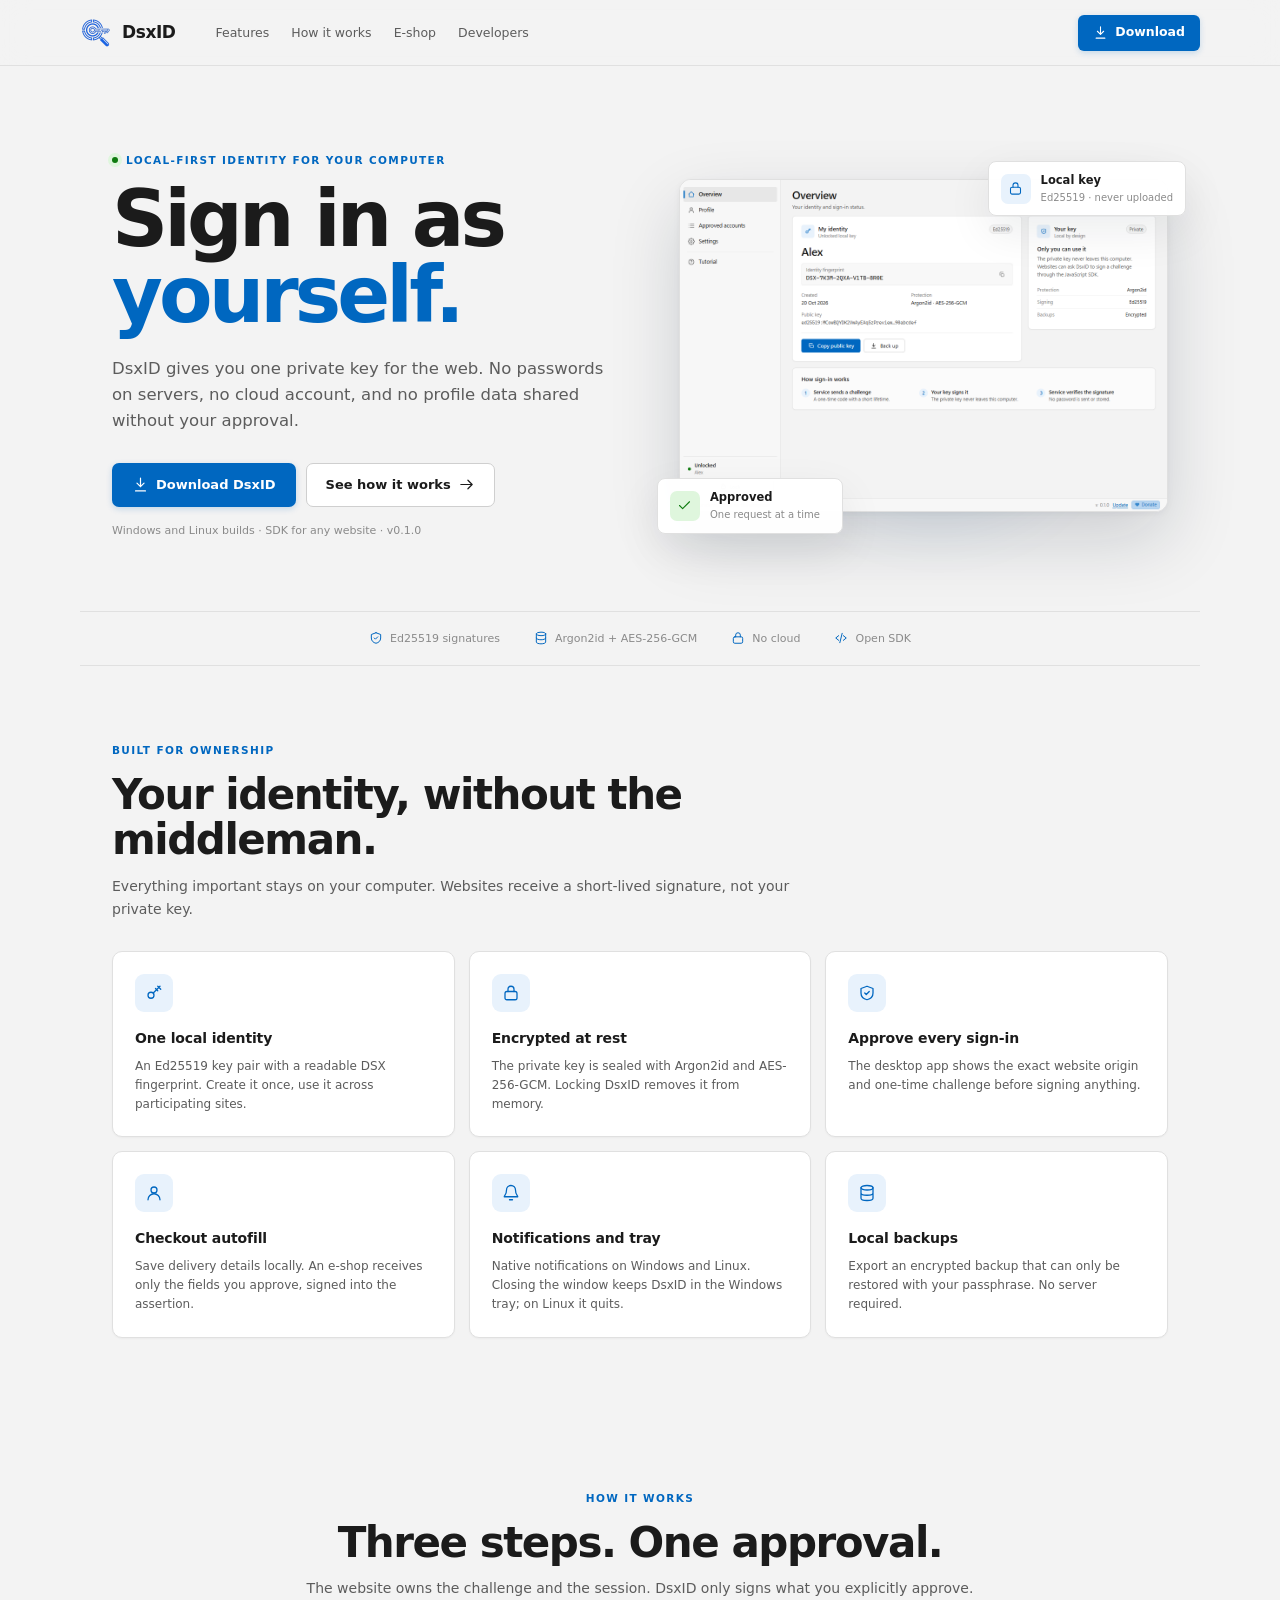
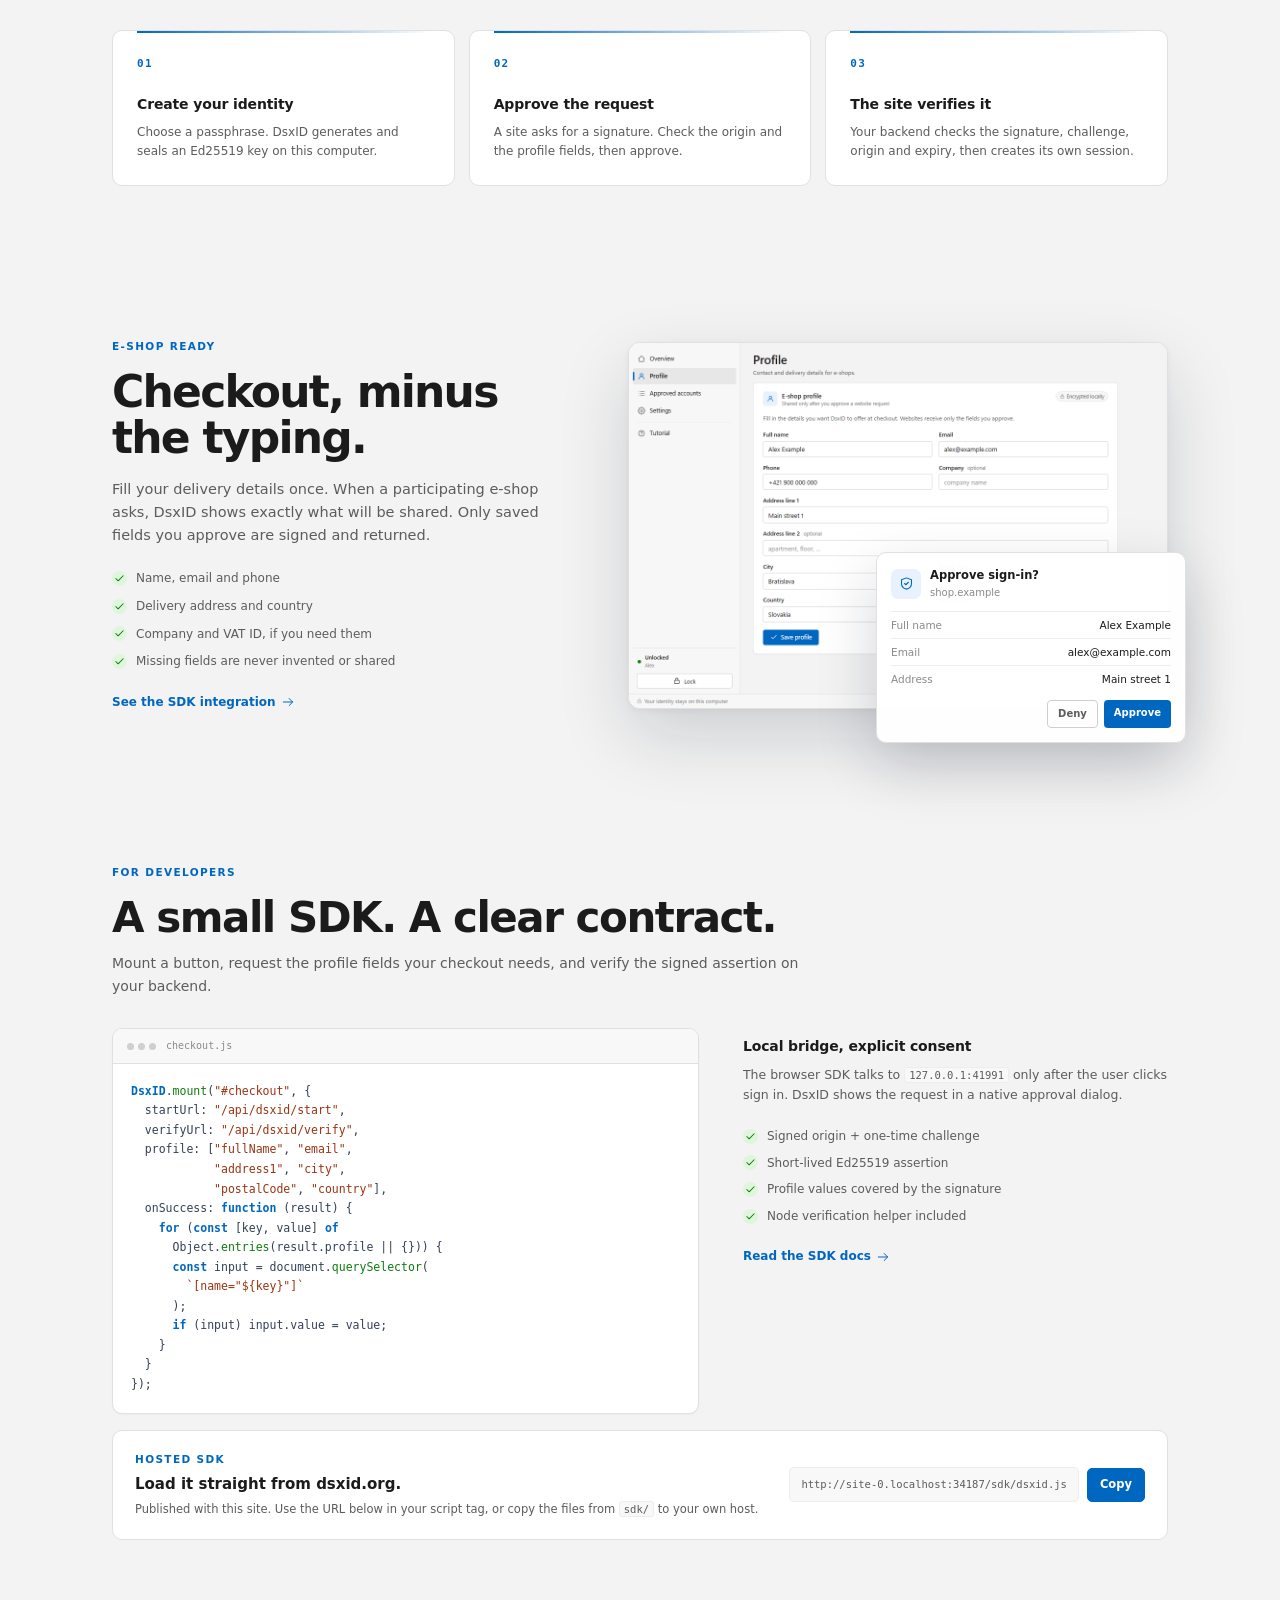
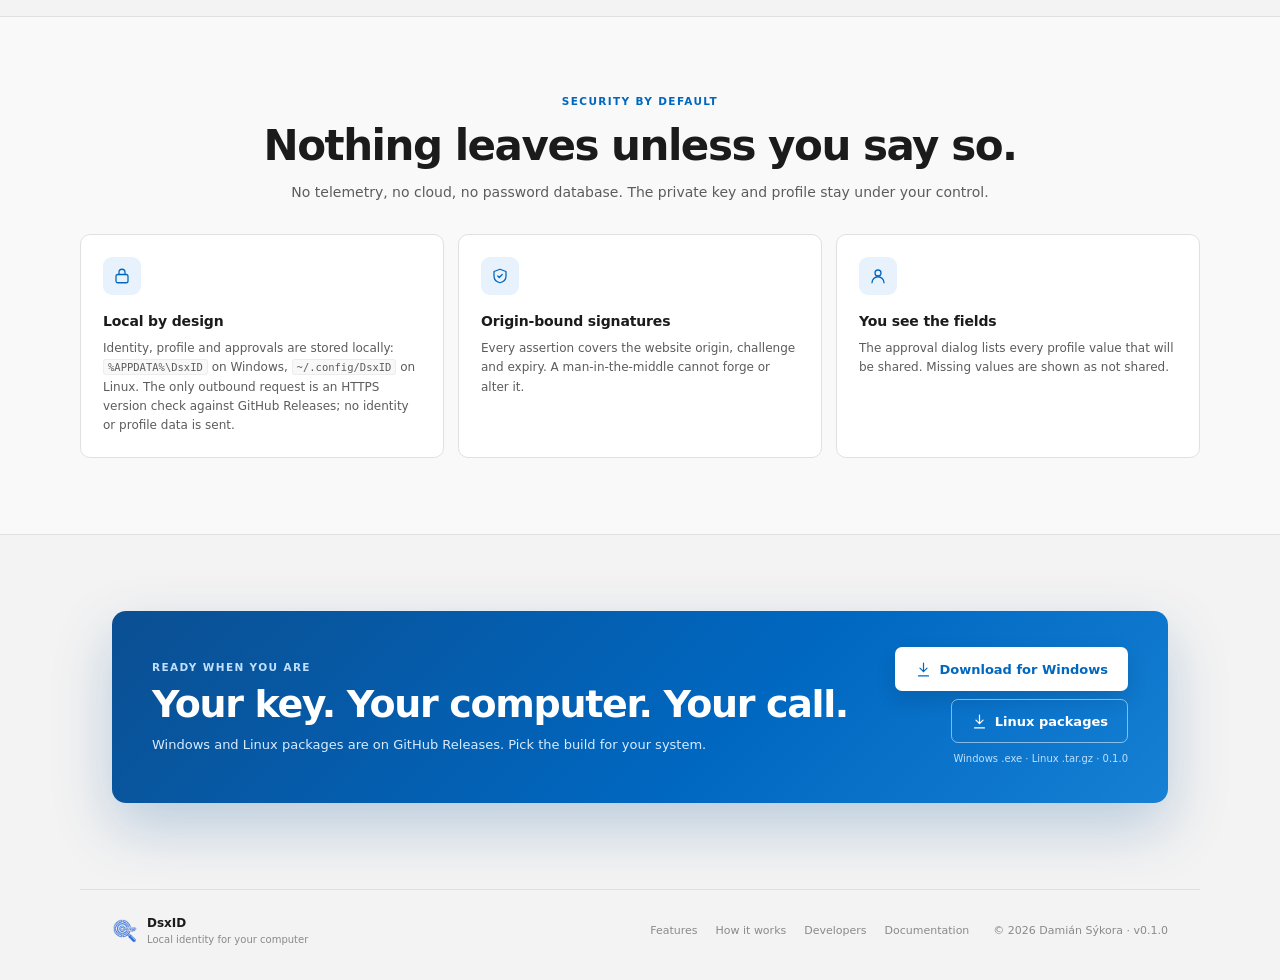
<file: index.html>
<!doctype html>
<html lang="en">
<head>
  <meta charset="utf-8">
  <meta name="viewport" content="width=device-width, initial-scale=1">
  <meta name="description" content="DsxID is a local-first identity for Windows and Linux. Sign in to websites with your own Ed25519 key, approve every request, and autofill checkout details without a cloud account.">
  <meta name="theme-color" content="#f3f3f3">
  <title>DsxID — Your identity, local by design</title>
  <link rel="canonical" href="https://dsxid.org/">
  <link rel="icon" href="assets/logo.png" type="image/png">
  <meta property="og:site_name" content="DsxID">
  <meta property="og:type" content="website">
  <meta property="og:url" content="https://dsxid.org/">
  <meta property="og:title" content="DsxID — Your identity, local by design">
  <meta property="og:description" content="One local Ed25519 identity for Windows and Linux. Approve every sign-in and share checkout details only when you say so.">
  <meta property="og:image" content="https://dsxid.org/assets/og.png">
  <meta property="og:image:width" content="1200">
  <meta property="og:image:height" content="630">
  <meta property="og:image:alt" content="DsxID — your identity, local by design">
  <meta name="twitter:card" content="summary_large_image">
  <meta name="twitter:title" content="DsxID — Your identity, local by design">
  <meta name="twitter:description" content="One local Ed25519 identity for Windows and Linux. Approve every sign-in and share checkout details only when you say so.">
  <meta name="twitter:image" content="https://dsxid.org/assets/og.png">
  <script>document.documentElement.classList.add("js");</script>
  <link rel="stylesheet" href="styles.css">
  <script type="application/ld+json">
  {
    "@context": "https://schema.org",
    "@type": "SoftwareApplication",
    "name": "DsxID",
    "url": "https://dsxid.org/",
    "downloadUrl": "https://github.com/damiansyky/dsxid/releases/latest",
    "applicationCategory": "SecurityApplication",
    "operatingSystem": "Windows 10, Windows 11, Linux",
    "softwareVersion": "0.1.0",
    "description": "Local-first Ed25519 identity with explicit approval and e-shop checkout autofill.",
    "author": {
      "@type": "Person",
      "name": "Damián Sýkora"
    },
    "offers": {
      "@type": "Offer",
      "price": "0",
      "priceCurrency": "USD"
    }
  }
  </script>
</head>
<body>
  <svg class="svg-sprite" aria-hidden="true" focusable="false" xmlns="http://www.w3.org/2000/svg">
    <symbol id="i-key" viewBox="0 0 24 24"><circle cx="8" cy="15" r="4"/><path d="m11 12 9-9M17 3l4 4M14 6l3 3"/></symbol>
    <symbol id="i-shield" viewBox="0 0 24 24"><path d="m12 3 8 3v6c0 5-3.5 8-8 9-4.5-1-8-4-8-9V6l8-3Z"/><path d="m9 12 2 2 4-4"/></symbol>
    <symbol id="i-lock" viewBox="0 0 24 24"><rect x="4" y="10" width="16" height="11" rx="2.5"/><path d="M8 10V7a4 4 0 0 1 8 0v3"/></symbol>
    <symbol id="i-globe" viewBox="0 0 24 24"><circle cx="12" cy="12" r="9"/><path d="M3 12h18M12 3a14 14 0 0 1 0 18 14 14 0 0 1 0-18Z"/></symbol>
    <symbol id="i-user" viewBox="0 0 24 24"><circle cx="12" cy="8" r="4"/><path d="M4 21a8 8 0 0 1 16 0"/></symbol>
    <symbol id="i-bell" viewBox="0 0 24 24"><path d="M18 8a6 6 0 0 0-12 0c0 7-3 7-3 9h18c0-2-3-2-3-9"/><path d="M10 21h4"/></symbol>
    <symbol id="i-tray" viewBox="0 0 24 24"><path d="M4 4h16v16H4z"/><path d="M8 12h8M12 8v8"/></symbol>
    <symbol id="i-download" viewBox="0 0 24 24"><path d="M12 3v12M7 10l5 5 5-5M5 21h14"/></symbol>
    <symbol id="i-check" viewBox="0 0 24 24"><path d="M20 6 9 17l-5-5"/></symbol>
    <symbol id="i-code" viewBox="0 0 24 24"><path d="m8 8-5 4 5 4M16 8l5 4-5 4M14 4l-4 16"/></symbol>
    <symbol id="i-arrow" viewBox="0 0 24 24"><path d="M4 12h16M14 6l6 6-6 6"/></symbol>
    <symbol id="i-database" viewBox="0 0 24 24"><ellipse cx="12" cy="5" rx="8" ry="3"/><path d="M4 5v7c0 1.7 3.6 3 8 3s8-1.3 8-3V5M4 12v7c0 1.7 3.6 3 8 3s8-1.3 8-3v-7"/></symbol>
  </svg>

  <header class="site-header">
    <a class="brand" href="#top" aria-label="DsxID home">
      <img class="brand-logo" src="assets/logo.png" alt="">
      <span>DsxID</span>
    </a>

    <nav class="site-nav" id="site-nav" aria-label="Main navigation">
      <a href="#features">Features</a>
      <a href="#how">How it works</a>
      <a href="#eshop">E-shop</a>
      <a href="#developers">Developers</a>
    </nav>

    <div class="header-actions">
      <a class="btn btn-primary" href="https://github.com/damiansyky/dsxid/releases/latest" target="_blank" rel="noopener">
        <svg><use href="#i-download"/></svg>
        <span>Download</span>
      </a>
      <button class="nav-toggle" id="nav-toggle" type="button" aria-controls="site-nav" aria-expanded="false" aria-label="Open menu">
        <span></span><span></span><span></span>
      </button>
    </div>
  </header>

  <main id="top">
    <section class="hero">
      <div class="hero-copy reveal">
        <p class="eyebrow"><span class="eyebrow-dot"></span>Local-first identity for your computer</p>
        <h1>Sign in as <span>yourself.</span></h1>
        <p class="lede">DsxID gives you one private key for the web. No passwords on servers, no cloud account, and no profile data shared without your approval.</p>
        <div class="hero-actions">
          <a class="btn btn-primary btn-lg" href="https://github.com/damiansyky/dsxid/releases/latest" target="_blank" rel="noopener">
            <svg><use href="#i-download"/></svg>
            <span>Download DsxID</span>
          </a>
          <a class="btn btn-ghost btn-lg" href="#how">
            <span>See how it works</span>
            <svg><use href="#i-arrow"/></svg>
          </a>
        </div>
        <p class="hero-note">Windows and Linux builds · SDK for any website · v0.1.0</p>
      </div>

      <div class="hero-visual reveal">
        <div class="app-frame">
          <img src="assets/app-home.png" alt="DsxID desktop app showing a local Ed25519 identity">
        </div>
        <div class="float-card float-top">
          <span class="float-icon"><svg><use href="#i-lock"/></svg></span>
          <div><strong>Local key</strong><span>Ed25519 · never uploaded</span></div>
        </div>
        <div class="float-card float-bottom">
          <span class="float-icon success"><svg><use href="#i-check"/></svg></span>
          <div><strong>Approved</strong><span>One request at a time</span></div>
        </div>
      </div>
    </section>

    <section class="trust-strip reveal" aria-label="Technical foundations">
      <span><svg><use href="#i-shield"/></svg>Ed25519 signatures</span>
      <span><svg><use href="#i-database"/></svg>Argon2id + AES-256-GCM</span>
      <span><svg><use href="#i-lock"/></svg>No cloud</span>
      <span><svg><use href="#i-code"/></svg>Open SDK</span>
    </section>

    <section class="section" id="features">
      <div class="section-head reveal">
        <p class="eyebrow">Built for ownership</p>
        <h2>Your identity, without the middleman.</h2>
        <p>Everything important stays on your computer. Websites receive a short-lived signature, not your private key.</p>
      </div>

      <div class="feature-grid">
        <article class="feature-card reveal">
          <span class="icon-tile"><svg><use href="#i-key"/></svg></span>
          <h3>One local identity</h3>
          <p>An Ed25519 key pair with a readable DSX fingerprint. Create it once, use it across participating sites.</p>
        </article>
        <article class="feature-card reveal">
          <span class="icon-tile"><svg><use href="#i-lock"/></svg></span>
          <h3>Encrypted at rest</h3>
          <p>The private key is sealed with Argon2id and AES-256-GCM. Locking DsxID removes it from memory.</p>
        </article>
        <article class="feature-card reveal">
          <span class="icon-tile"><svg><use href="#i-shield"/></svg></span>
          <h3>Approve every sign-in</h3>
          <p>The desktop app shows the exact website origin and one-time challenge before signing anything.</p>
        </article>
        <article class="feature-card reveal">
          <span class="icon-tile"><svg><use href="#i-user"/></svg></span>
          <h3>Checkout autofill</h3>
          <p>Save delivery details locally. An e-shop receives only the fields you approve, signed into the assertion.</p>
        </article>
        <article class="feature-card reveal">
          <span class="icon-tile"><svg><use href="#i-bell"/></svg></span>
          <h3>Notifications and tray</h3>
          <p>Native notifications on Windows and Linux. Closing the window keeps DsxID in the Windows tray; on Linux it quits.</p>
        </article>
        <article class="feature-card reveal">
          <span class="icon-tile"><svg><use href="#i-database"/></svg></span>
          <h3>Local backups</h3>
          <p>Export an encrypted backup that can only be restored with your passphrase. No server required.</p>
        </article>
      </div>
    </section>

    <section class="section" id="how">
      <div class="section-head centered reveal">
        <p class="eyebrow">How it works</p>
        <h2>Three steps. One approval.</h2>
        <p>The website owns the challenge and the session. DsxID only signs what you explicitly approve.</p>
      </div>
      <div class="steps-grid">
        <article class="step-card reveal">
          <span class="step-number">01</span>
          <h3>Create your identity</h3>
          <p>Choose a passphrase. DsxID generates and seals an Ed25519 key on this computer.</p>
        </article>
        <article class="step-card reveal">
          <span class="step-number">02</span>
          <h3>Approve the request</h3>
          <p>A site asks for a signature. Check the origin and the profile fields, then approve.</p>
        </article>
        <article class="step-card reveal">
          <span class="step-number">03</span>
          <h3>The site verifies it</h3>
          <p>Your backend checks the signature, challenge, origin and expiry, then creates its own session.</p>
        </article>
      </div>
    </section>

    <section class="section split-section" id="eshop">
      <div class="split-copy reveal">
        <p class="eyebrow">E-shop ready</p>
        <h2>Checkout, minus the typing.</h2>
        <p class="lede">Fill your delivery details once. When a participating e-shop asks, DsxID shows exactly what will be shared. Only saved fields you approve are signed and returned.</p>
        <ul class="check-list">
          <li><svg><use href="#i-check"/></svg>Name, email and phone</li>
          <li><svg><use href="#i-check"/></svg>Delivery address and country</li>
          <li><svg><use href="#i-check"/></svg>Company and VAT ID, if you need them</li>
          <li><svg><use href="#i-check"/></svg>Missing fields are never invented or shared</li>
        </ul>
        <a class="text-link" href="#developers">See the SDK integration <svg><use href="#i-arrow"/></svg></a>
      </div>

      <div class="split-visual reveal">
        <div class="app-frame profile-frame">
          <img src="assets/app-profile.png" alt="DsxID e-shop profile with encrypted local delivery details">
        </div>
        <div class="approval-float">
          <div class="approval-float-head">
            <span class="float-icon"><svg><use href="#i-shield"/></svg></span>
            <div><strong>Approve sign-in?</strong><span>shop.example</span></div>
          </div>
          <div class="approval-field"><span>Full name</span><strong>Alex Example</strong></div>
          <div class="approval-field"><span>Email</span><strong>alex@example.com</strong></div>
          <div class="approval-field"><span>Address</span><strong>Main street 1</strong></div>
          <div class="approval-actions"><span class="ghost-button">Deny</span><span class="solid-button">Approve</span></div>
        </div>
      </div>
    </section>

    <section class="section" id="developers">
      <div class="section-head reveal">
        <p class="eyebrow">For developers</p>
        <h2>A small SDK. A clear contract.</h2>
        <p>Mount a button, request the profile fields your checkout needs, and verify the signed assertion on your backend.</p>
      </div>

      <div class="dev-grid">
        <div class="code-card reveal">
          <div class="code-bar">
            <span class="code-dots"><i></i><i></i><i></i></span>
            <span>checkout.js</span>
          </div>
          <pre><code><span class="c-key">DsxID</span>.<span class="c-fn">mount</span>(<span class="c-str">"#checkout"</span>, {
  startUrl: <span class="c-str">"/api/dsxid/start"</span>,
  verifyUrl: <span class="c-str">"/api/dsxid/verify"</span>,
  profile: [<span class="c-str">"fullName"</span>, <span class="c-str">"email"</span>,
            <span class="c-str">"address1"</span>, <span class="c-str">"city"</span>,
            <span class="c-str">"postalCode"</span>, <span class="c-str">"country"</span>],
  onSuccess: <span class="c-key">function</span> (result) {
    <span class="c-key">for</span> (<span class="c-key">const</span> [key, value] <span class="c-key">of</span>
      Object.<span class="c-fn">entries</span>(result.profile || {})) {
      <span class="c-key">const</span> input = document.<span class="c-fn">querySelector</span>(
        <span class="c-str">`[name="${key}"]`</span>
      );
      <span class="c-key">if</span> (input) input.value = value;
    }
  }
});</code></pre>
        </div>
        <div class="dev-copy reveal">
          <h3>Local bridge, explicit consent</h3>
          <p>The browser SDK talks to <code>127.0.0.1:41991</code> only after the user clicks sign in. DsxID shows the request in a native approval dialog.</p>
          <ul class="check-list compact">
            <li><svg><use href="#i-check"/></svg>Signed origin + one-time challenge</li>
            <li><svg><use href="#i-check"/></svg>Short-lived Ed25519 assertion</li>
            <li><svg><use href="#i-check"/></svg>Profile values covered by the signature</li>
            <li><svg><use href="#i-check"/></svg>Node verification helper included</li>
          </ul>
          <a class="text-link" href="docs.html">Read the SDK docs <svg><use href="#i-arrow"/></svg></a>
        </div>
      </div>

      <div class="sdk-host-card reveal">
        <div class="sdk-host-copy">
          <p class="eyebrow">Hosted SDK</p>
          <h3>Load it straight from dsxid.org.</h3>
          <p>Published with this site. Use the URL below in your script tag, or copy the files from <code>sdk/</code> to your own host.</p>
        </div>
        <div class="sdk-url-box">
          <code id="sdk-url">https://dsxid.org/sdk/dsxid.js</code>
          <button class="copy-btn" id="copy-sdk-url" type="button">Copy</button>
        </div>
      </div>
    </section>

    <section class="section security-section" id="security">
      <div class="section-head centered reveal">
        <p class="eyebrow">Security by default</p>
        <h2>Nothing leaves unless you say so.</h2>
        <p>No telemetry, no cloud, no password database. The private key and profile stay under your control.</p>
      </div>
      <div class="security-grid">
        <article class="security-card reveal">
          <span class="icon-tile"><svg><use href="#i-lock"/></svg></span>
          <h3>Local by design</h3>
          <p>Identity, profile and approvals are stored locally: <code>%APPDATA%\DsxID</code> on Windows, <code>~/.config/DsxID</code> on Linux. The only outbound request is an HTTPS version check against GitHub Releases; no identity or profile data is sent.</p>
        </article>
        <article class="security-card reveal">
          <span class="icon-tile"><svg><use href="#i-shield"/></svg></span>
          <h3>Origin-bound signatures</h3>
          <p>Every assertion covers the website origin, challenge and expiry. A man-in-the-middle cannot forge or alter it.</p>
        </article>
        <article class="security-card reveal">
          <span class="icon-tile"><svg><use href="#i-user"/></svg></span>
          <h3>You see the fields</h3>
          <p>The approval dialog lists every profile value that will be shared. Missing values are shown as not shared.</p>
        </article>
      </div>
    </section>

    <section class="download-section reveal" id="download">
      <div class="download-card">
        <div>
          <p class="eyebrow">Ready when you are</p>
          <h2>Your key. Your computer. Your call.</h2>
          <p>Windows and Linux packages are on GitHub Releases. Pick the build for your system.</p>
        </div>
        <div class="download-actions">
          <a class="btn btn-primary btn-lg" href="https://github.com/damiansyky/dsxid/releases/latest/download/DsxID.exe" target="_blank" rel="noopener">
            <svg><use href="#i-download"/></svg>
            <span>Download for Windows</span>
          </a>
          <a class="btn btn-outline-light btn-lg" href="https://github.com/damiansyky/dsxid/releases/latest" target="_blank" rel="noopener">
            <svg><use href="#i-download"/></svg>
            <span>Linux packages</span>
          </a>
          <span>Windows .exe · Linux .tar.gz · 0.1.0</span>
        </div>
      </div>
    </section>
  </main>

  <footer class="site-footer">
    <div class="footer-brand">
      <img class="brand-logo small" src="assets/logo.png" alt="">
      <div><strong>DsxID</strong><span>Local identity for your computer</span></div>
    </div>
    <nav class="footer-links" aria-label="Footer navigation">
      <a href="#features">Features</a>
      <a href="#how">How it works</a>
      <a href="#developers">Developers</a>
      <a href="docs.html">Documentation</a>
    </nav>
    <p class="copyright">© 2026 Damián Sýkora · v0.1.0</p>
  </footer>

  <script src="app.js"></script>
</body>
</html>
</file>
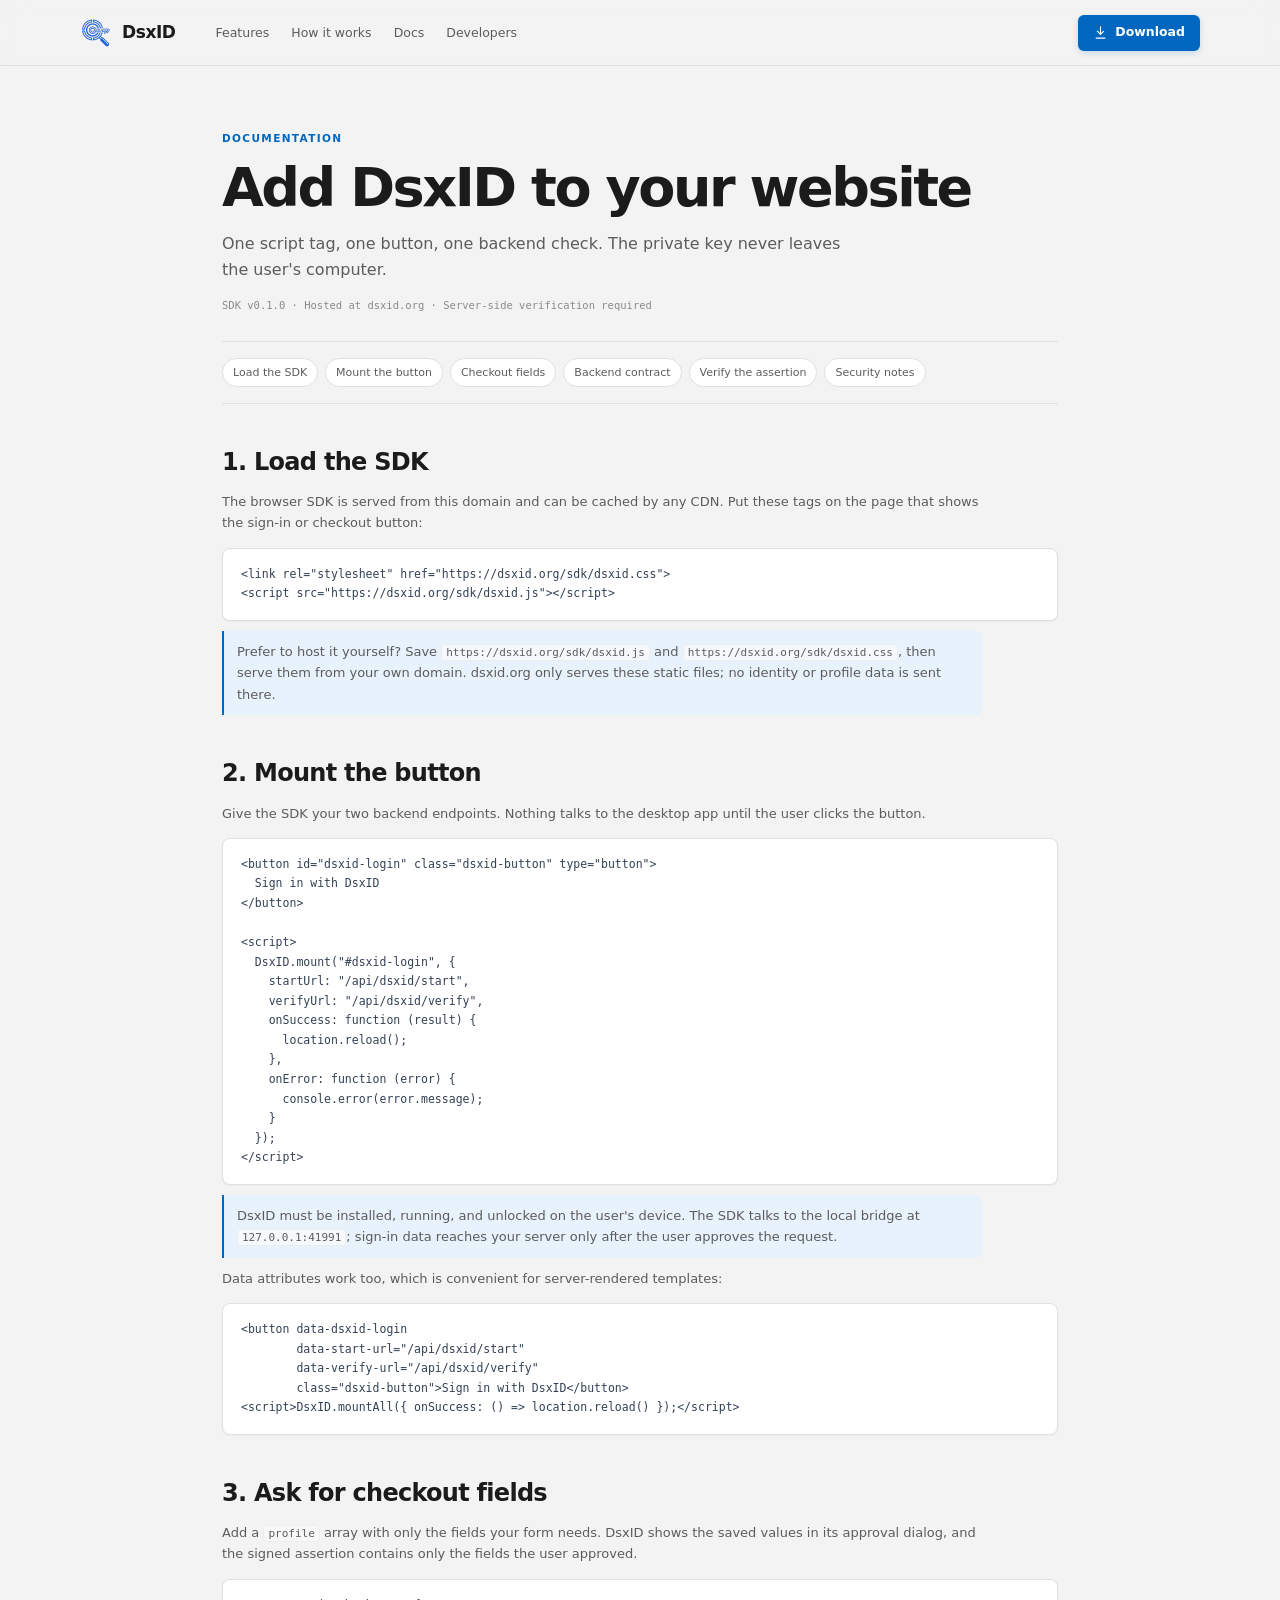
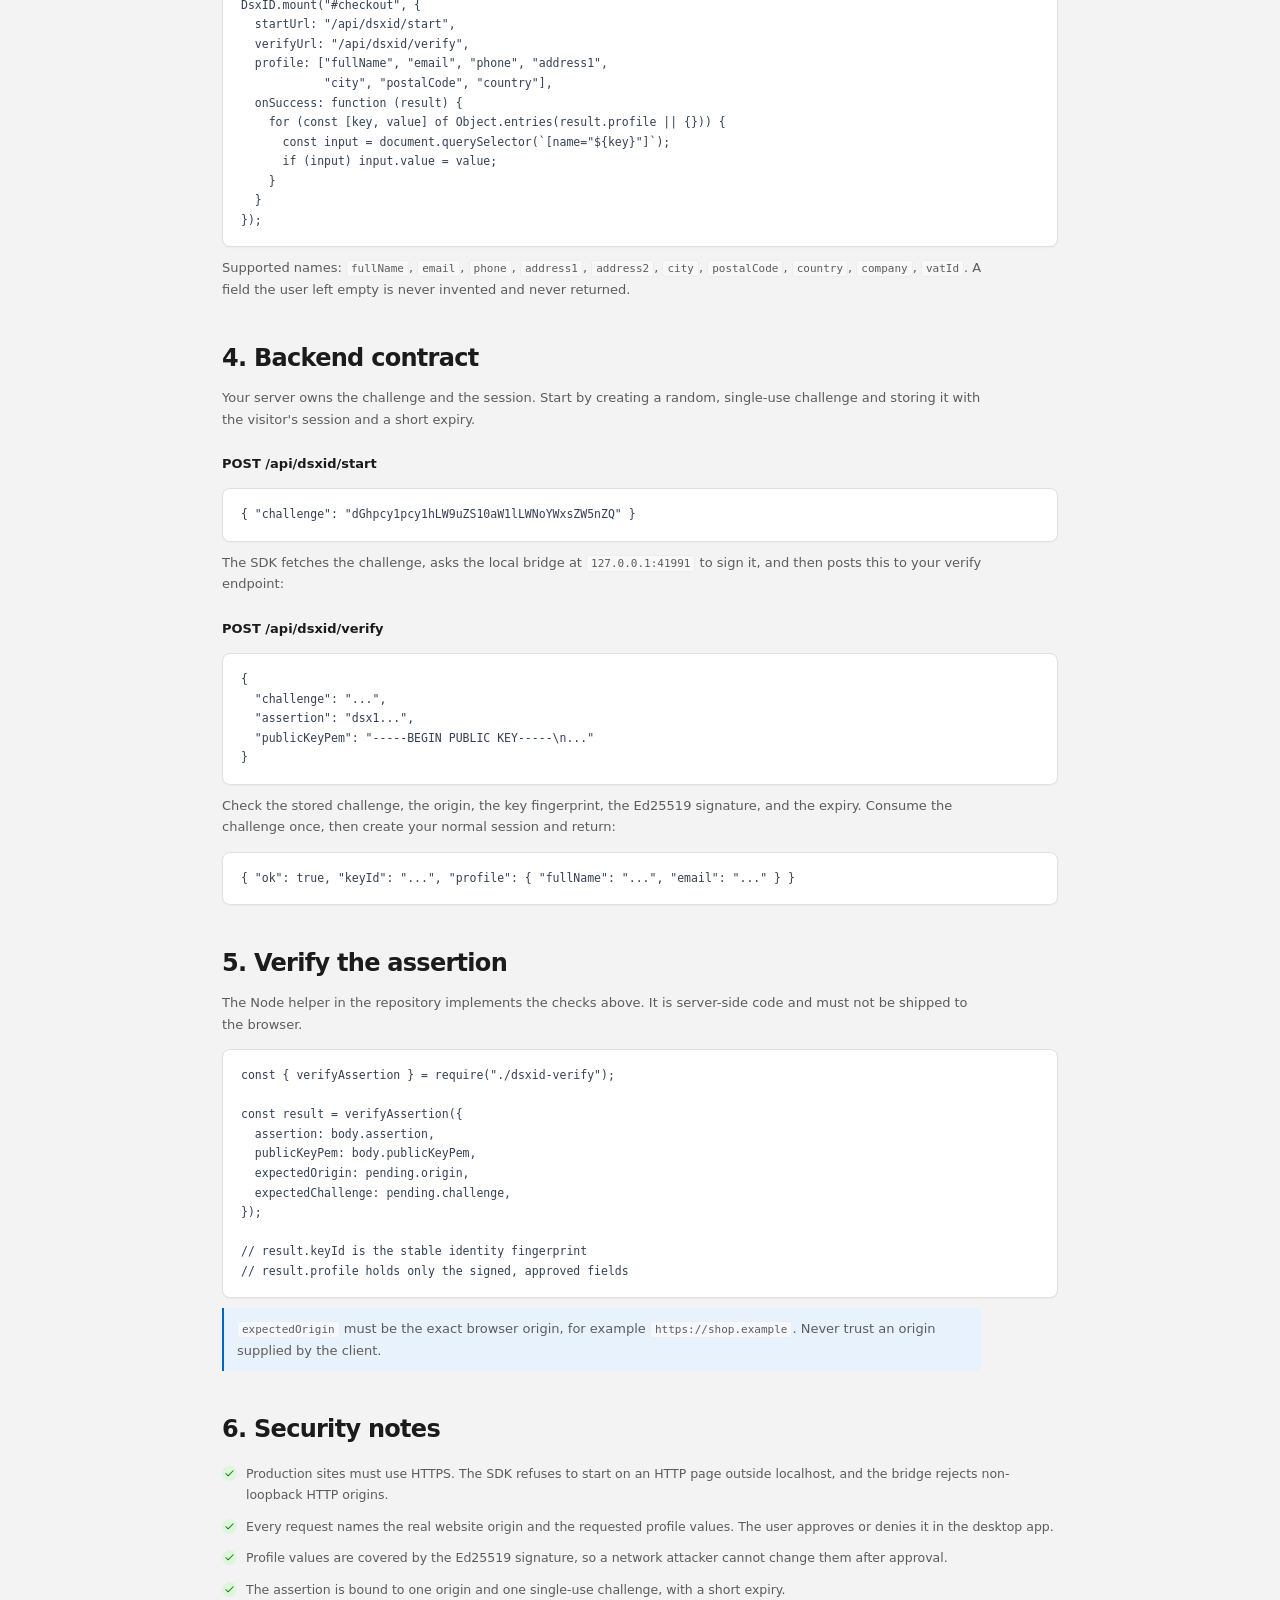
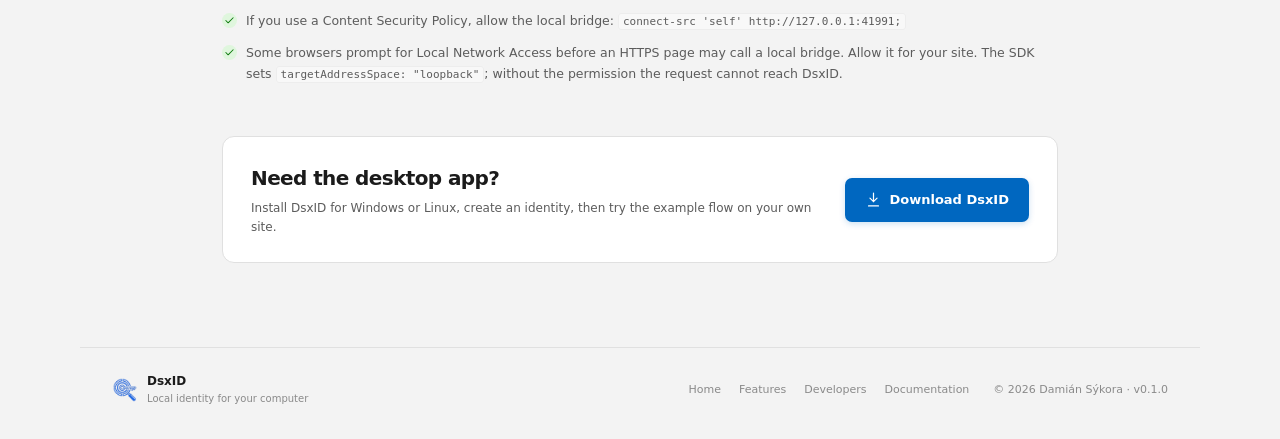
<file: docs.html>
<!doctype html>
<html lang="en">
<head>
  <meta charset="utf-8">
  <meta name="viewport" content="width=device-width, initial-scale=1">
  <meta name="description" content="Integrate Sign in with DsxID: load the hosted SDK, mount the button, request checkout fields, and verify the signed assertion on your backend.">
  <meta name="theme-color" content="#f3f3f3">
  <title>SDK documentation — DsxID</title>
  <link rel="canonical" href="https://dsxid.org/docs.html">
  <link rel="icon" href="assets/logo.png" type="image/png">
  <script>document.documentElement.classList.add("js");</script>
  <link rel="stylesheet" href="styles.css">
</head>
<body>
  <svg class="svg-sprite" aria-hidden="true" focusable="false" xmlns="http://www.w3.org/2000/svg">
    <symbol id="i-key" viewBox="0 0 24 24"><circle cx="8" cy="15" r="4"/><path d="m11 12 9-9M17 3l4 4M14 6l3 3"/></symbol>
    <symbol id="i-shield" viewBox="0 0 24 24"><path d="m12 3 8 3v6c0 5-3.5 8-8 9-4.5-1-8-4-8-9V6l8-3Z"/><path d="m9 12 2 2 4-4"/></symbol>
    <symbol id="i-download" viewBox="0 0 24 24"><path d="M12 3v12M7 10l5 5 5-5M5 21h14"/></symbol>
    <symbol id="i-arrow" viewBox="0 0 24 24"><path d="M4 12h16M14 6l6 6-6 6"/></symbol>
    <symbol id="i-check" viewBox="0 0 24 24"><path d="M20 6 9 17l-5-5"/></symbol>
  </svg>

  <header class="site-header">
    <a class="brand" href="index.html" aria-label="DsxID home">
      <img class="brand-logo" src="assets/logo.png" alt="">
      <span>DsxID</span>
    </a>
    <nav class="site-nav" id="site-nav" aria-label="Main navigation">
      <a href="index.html#features">Features</a>
      <a href="index.html#how">How it works</a>
      <a href="docs.html">Docs</a>
      <a href="index.html#developers">Developers</a>
    </nav>
    <div class="header-actions">
      <a class="btn btn-primary" href="https://github.com/damiansyky/dsxid/releases/latest" target="_blank" rel="noopener">
        <svg><use href="#i-download"/></svg>
        <span>Download</span>
      </a>
      <button class="nav-toggle" id="nav-toggle" type="button" aria-controls="site-nav" aria-expanded="false" aria-label="Open menu">
        <span></span><span></span><span></span>
      </button>
    </div>
  </header>

  <main class="doc-main">
    <div class="doc-head reveal">
      <p class="eyebrow">Documentation</p>
      <h1>Add DsxID to your website</h1>
      <p class="doc-lede">One script tag, one button, one backend check. The private key never leaves the user's computer.</p>
      <p class="doc-meta">SDK v0.1.0 · Hosted at dsxid.org · Server-side verification required</p>
    </div>

    <nav class="doc-toc" aria-label="Documentation sections">
      <a href="#load">Load the SDK</a>
      <a href="#mount">Mount the button</a>
      <a href="#checkout">Checkout fields</a>
      <a href="#backend">Backend contract</a>
      <a href="#verify">Verify the assertion</a>
      <a href="#security">Security notes</a>
    </nav>

    <section class="doc-section" id="load">
      <h2>1. Load the SDK</h2>
      <p>The browser SDK is served from this domain and can be cached by any CDN. Put these tags on the page that shows the sign-in or checkout button:</p>
      <pre class="doc-code"><code>&lt;link rel="stylesheet" href="https://dsxid.org/sdk/dsxid.css"&gt;
&lt;script src="https://dsxid.org/sdk/dsxid.js"&gt;&lt;/script&gt;</code></pre>
      <p class="doc-note">Prefer to host it yourself? Save <code>https://dsxid.org/sdk/dsxid.js</code> and <code>https://dsxid.org/sdk/dsxid.css</code>, then serve them from your own domain. dsxid.org only serves these static files; no identity or profile data is sent there.</p>
    </section>

    <section class="doc-section" id="mount">
      <h2>2. Mount the button</h2>
      <p>Give the SDK your two backend endpoints. Nothing talks to the desktop app until the user clicks the button.</p>
      <pre class="doc-code"><code>&lt;button id="dsxid-login" class="dsxid-button" type="button"&gt;
  Sign in with DsxID
&lt;/button&gt;

&lt;script&gt;
  DsxID.mount("#dsxid-login", {
    startUrl: "/api/dsxid/start",
    verifyUrl: "/api/dsxid/verify",
    onSuccess: function (result) {
      location.reload();
    },
    onError: function (error) {
      console.error(error.message);
    }
  });
&lt;/script&gt;</code></pre>
      <p class="doc-note">DsxID must be installed, running, and unlocked on the user's device. The SDK talks to the local bridge at <code>127.0.0.1:41991</code>; sign-in data reaches your server only after the user approves the request.</p>
      <p>Data attributes work too, which is convenient for server-rendered templates:</p>
      <pre class="doc-code"><code>&lt;button data-dsxid-login
        data-start-url="/api/dsxid/start"
        data-verify-url="/api/dsxid/verify"
        class="dsxid-button"&gt;Sign in with DsxID&lt;/button&gt;
&lt;script&gt;DsxID.mountAll({ onSuccess: () =&gt; location.reload() });&lt;/script&gt;</code></pre>
    </section>

    <section class="doc-section" id="checkout">
      <h2>3. Ask for checkout fields</h2>
      <p>Add a <code>profile</code> array with only the fields your form needs. DsxID shows the saved values in its approval dialog, and the signed assertion contains only the fields the user approved.</p>
      <pre class="doc-code"><code>DsxID.mount("#checkout", {
  startUrl: "/api/dsxid/start",
  verifyUrl: "/api/dsxid/verify",
  profile: ["fullName", "email", "phone", "address1",
            "city", "postalCode", "country"],
  onSuccess: function (result) {
    for (const [key, value] of Object.entries(result.profile || {})) {
      const input = document.querySelector(`[name="${key}"]`);
      if (input) input.value = value;
    }
  }
});</code></pre>
      <p>Supported names: <code>fullName</code>, <code>email</code>, <code>phone</code>, <code>address1</code>, <code>address2</code>, <code>city</code>, <code>postalCode</code>, <code>country</code>, <code>company</code>, <code>vatId</code>. A field the user left empty is never invented and never returned.</p>
    </section>

    <section class="doc-section" id="backend">
      <h2>4. Backend contract</h2>
      <p>Your server owns the challenge and the session. Start by creating a random, single-use challenge and storing it with the visitor's session and a short expiry.</p>
      <h3>POST /api/dsxid/start</h3>
      <pre class="doc-code"><code>{ "challenge": "dGhpcy1pcy1hLW9uZS10aW1lLWNoYWxsZW5nZQ" }</code></pre>
      <p>The SDK fetches the challenge, asks the local bridge at <code>127.0.0.1:41991</code> to sign it, and then posts this to your verify endpoint:</p>
      <h3>POST /api/dsxid/verify</h3>
      <pre class="doc-code"><code>{
  "challenge": "...",
  "assertion": "dsx1...",
  "publicKeyPem": "-----BEGIN PUBLIC KEY-----\n..."
}</code></pre>
      <p>Check the stored challenge, the origin, the key fingerprint, the Ed25519 signature, and the expiry. Consume the challenge once, then create your normal session and return:</p>
      <pre class="doc-code"><code>{ "ok": true, "keyId": "...", "profile": { "fullName": "...", "email": "..." } }</code></pre>
    </section>

    <section class="doc-section" id="verify">
      <h2>5. Verify the assertion</h2>
      <p>The Node helper in the repository implements the checks above. It is server-side code and must not be shipped to the browser.</p>
      <pre class="doc-code"><code>const { verifyAssertion } = require("./dsxid-verify");

const result = verifyAssertion({
  assertion: body.assertion,
  publicKeyPem: body.publicKeyPem,
  expectedOrigin: pending.origin,
  expectedChallenge: pending.challenge,
});

// result.keyId is the stable identity fingerprint
// result.profile holds only the signed, approved fields</code></pre>
      <p class="doc-note"><code>expectedOrigin</code> must be the exact browser origin, for example <code>https://shop.example</code>. Never trust an origin supplied by the client.</p>
    </section>

    <section class="doc-section" id="security">
      <h2>6. Security notes</h2>
      <ul class="doc-list">
        <li><svg><use href="#i-check"/></svg><span>Production sites must use HTTPS. The SDK refuses to start on an HTTP page outside localhost, and the bridge rejects non-loopback HTTP origins.</span></li>
        <li><svg><use href="#i-check"/></svg><span>Every request names the real website origin and the requested profile values. The user approves or denies it in the desktop app.</span></li>
        <li><svg><use href="#i-check"/></svg><span>Profile values are covered by the Ed25519 signature, so a network attacker cannot change them after approval.</span></li>
        <li><svg><use href="#i-check"/></svg><span>The assertion is bound to one origin and one single-use challenge, with a short expiry.</span></li>
        <li><svg><use href="#i-check"/></svg><span>If you use a Content Security Policy, allow the local bridge: <code>connect-src 'self' http://127.0.0.1:41991;</code></span></li>
        <li><svg><use href="#i-check"/></svg><span>Some browsers prompt for Local Network Access before an HTTPS page may call a local bridge. Allow it for your site. The SDK sets <code>targetAddressSpace: "loopback"</code>; without the permission the request cannot reach DsxID.</span></li>
      </ul>
    </section>

    <section class="doc-cta reveal">
      <div>
        <h2>Need the desktop app?</h2>
        <p>Install DsxID for Windows or Linux, create an identity, then try the example flow on your own site.</p>
      </div>
      <a class="btn btn-primary btn-lg" href="https://github.com/damiansyky/dsxid/releases/latest" target="_blank" rel="noopener">
        <svg><use href="#i-download"/></svg>
        <span>Download DsxID</span>
      </a>
    </section>
  </main>

  <footer class="site-footer">
    <div class="footer-brand">
      <img class="brand-logo small" src="assets/logo.png" alt="">
      <div><strong>DsxID</strong><span>Local identity for your computer</span></div>
    </div>
    <nav class="footer-links" aria-label="Footer navigation">
      <a href="index.html">Home</a>
      <a href="index.html#features">Features</a>
      <a href="index.html#developers">Developers</a>
      <a href="docs.html">Documentation</a>
    </nav>
    <p class="copyright">© 2026 Damián Sýkora · v0.1.0</p>
  </footer>

  <script src="app.js"></script>
</body>
</html>
</file>
<file: styles.css>
:root {
  --bg: #f3f3f3;
  --surface: #ffffff;
  --surface-2: #f8f8f8;
  --border: #e0e0e0;
  --border-soft: #ededed;
  --border-strong: #cfcfcf;
  --text: #1b1b1b;
  --text-2: #5c5c5c;
  --text-3: #8a8a8a;
  --accent: #0067c0;
  --accent-hover: #005a9e;
  --accent-soft: #e8f2fc;
  --accent-border: #cfe4f7;
  --success: #0f7b0f;
  --success-soft: #dff6dd;
  --success-border: #b7dfb3;
  --font: "Segoe UI Variable Text", "Segoe UI", "Cantarell", "Ubuntu", "Noto Sans", system-ui, -apple-system, sans-serif;
  --mono: "Cascadia Mono", Consolas, "DejaVu Sans Mono", "Ubuntu Mono", "Noto Sans Mono", monospace;
  --shadow-sm: 0 1px 2px rgba(0, 0, 0, 0.035);
  --shadow: 0 16px 44px rgba(15, 23, 42, 0.08);
  --radius: 10px;
  --max: 1120px;
}

* { box-sizing: border-box; }
html { scroll-behavior: smooth; }
body {
  margin: 0;
  min-height: 100vh;
  background:
    radial-gradient(900px 480px at 74% -8%, #eaf4fd 0%, rgba(234, 244, 253, 0) 62%),
    var(--bg);
  color: var(--text);
  font-family: var(--font);
  font-size: 14px;
  line-height: 1.55;
  -webkit-font-smoothing: antialiased;
}
::selection { background: var(--accent-border); }
a { color: inherit; text-decoration: none; }
button { font: inherit; }
img { max-width: 100%; }

.svg-sprite {
  position: absolute;
  width: 0;
  height: 0;
  overflow: hidden;
}
svg {
  width: 20px;
  height: 20px;
  display: block;
  flex: none;
  fill: none;
  stroke: currentColor;
  stroke-width: 1.7;
  stroke-linecap: round;
  stroke-linejoin: round;
}

.site-header {
  position: sticky;
  top: 0;
  z-index: 50;
  height: 66px;
  display: flex;
  align-items: center;
  gap: 28px;
  padding: 0 max(24px, calc((100vw - var(--max)) / 2));
  border-bottom: 1px solid var(--border);
  background: rgba(243, 243, 243, 0.86);
  backdrop-filter: blur(14px);
}
.brand {
  display: inline-flex;
  align-items: center;
  gap: 10px;
  font-size: 17px;
  font-weight: 650;
  letter-spacing: -0.025em;
}
.brand-logo {
  width: 32px;
  height: 32px;
  object-fit: contain;
}
.brand-logo.small { width: 26px; height: 26px; }

.site-nav {
  display: flex;
  align-items: center;
  gap: 22px;
  margin-left: 12px;
  color: var(--text-2);
  font-size: 12.5px;
}
.site-nav a { padding: 6px 0; transition: color 0.15s; }
.site-nav a:hover { color: var(--accent); }

.header-actions {
  display: flex;
  align-items: center;
  gap: 10px;
  margin-left: auto;
}
.btn {
  height: 36px;
  padding: 0 14px;
  display: inline-flex;
  align-items: center;
  justify-content: center;
  gap: 7px;
  border: 1px solid transparent;
  border-radius: 6px;
  font-size: 12.5px;
  font-weight: 600;
  line-height: 1;
  cursor: pointer;
  white-space: nowrap;
  transition: background 0.15s, border-color 0.15s, color 0.15s, transform 0.15s;
}
.btn svg { width: 15px; height: 15px; }
.btn-primary {
  background: var(--accent);
  color: #ffffff;
  box-shadow: 0 2px 6px rgba(0, 103, 192, 0.2);
}
.btn-primary:hover { background: var(--accent-hover); transform: translateY(-1px); }
.btn-ghost {
  background: var(--surface);
  border-color: var(--border-strong);
  color: var(--text);
}
.btn-ghost:hover { border-color: #b3b3b3; background: #fafafa; transform: translateY(-1px); }
.btn-lg { height: 44px; padding: 0 19px; font-size: 13px; border-radius: 7px; }
.btn-lg svg { width: 17px; height: 17px; }

.nav-toggle {
  display: none;
  width: 36px;
  height: 36px;
  padding: 8px;
  border: 1px solid var(--border-strong);
  border-radius: 6px;
  background: var(--surface);
  cursor: pointer;
}
.nav-toggle span {
  display: block;
  height: 1.5px;
  margin: 4px 0;
  background: var(--text);
  border-radius: 2px;
  transition: transform 0.2s, opacity 0.2s;
}

.hero {
  max-width: var(--max);
  margin: 0 auto;
  padding: 86px 32px 72px;
  display: grid;
  grid-template-columns: minmax(0, 1.02fr) minmax(0, 0.98fr);
  gap: 58px;
  align-items: center;
}
.eyebrow {
  margin: 0 0 14px;
  display: flex;
  align-items: center;
  gap: 8px;
  color: var(--accent);
  font-size: 10.5px;
  font-weight: 650;
  letter-spacing: 0.13em;
  text-transform: uppercase;
}
.eyebrow-dot {
  width: 6px;
  height: 6px;
  border-radius: 50%;
  background: var(--success);
  box-shadow: 0 0 0 4px var(--success-soft);
}
.hero h1 {
  margin: 0;
  font-size: clamp(48px, 6.2vw, 78px);
  line-height: 0.97;
  font-weight: 650;
  letter-spacing: -0.05em;
}
.hero h1 span { color: var(--accent); }
.lede {
  max-width: 560px;
  margin: 22px 0 0;
  color: var(--text-2);
  font-size: 16.5px;
  line-height: 1.6;
}
.hero-actions {
  display: flex;
  flex-wrap: wrap;
  gap: 10px;
  margin-top: 28px;
}
.hero-note {
  margin: 15px 0 0;
  color: var(--text-3);
  font-size: 11px;
}
.hero-copy, .hero-visual, .split-copy, .split-visual, .dev-grid > *, .code-card { min-width: 0; }
.hero-visual { position: relative; }
.hero-visual::before {
  content: "";
  position: absolute;
  inset: 8% 4% -12% 10%;
  border-radius: 50%;
  background: radial-gradient(circle, rgba(0, 103, 192, 0.16), rgba(0, 103, 192, 0) 68%);
  filter: blur(18px);
  z-index: -1;
}
.app-frame {
  min-width: 0;
  border: 1px solid var(--border);
  border-radius: 12px;
  overflow: hidden;
  background: var(--surface);
  box-shadow: 0 28px 70px rgba(15, 23, 42, 0.16), 0 2px 6px rgba(15, 23, 42, 0.05);
}
.app-frame img { display: block; width: 100%; height: auto; }
.float-card {
  position: absolute;
  display: flex;
  align-items: center;
  gap: 10px;
  min-width: 186px;
  padding: 10px 12px;
  border: 1px solid var(--border);
  border-radius: 8px;
  background: rgba(255, 255, 255, 0.98);
  box-shadow: var(--shadow);
  font-size: 11px;
}
.float-card strong { display: block; font-size: 11.5px; }
.float-card span:not(.float-icon) { display: block; color: var(--text-3); font-size: 10px; }
.float-top { top: -18px; right: -18px; }
.float-bottom { bottom: -22px; left: -22px; }
.float-icon {
  width: 30px;
  height: 30px;
  display: grid;
  place-items: center;
  flex: none;
  border-radius: 7px;
  background: var(--accent-soft);
  color: var(--accent);
}
.float-icon svg { width: 15px; height: 15px; }
.float-icon.success { background: var(--success-soft); color: var(--success); }

.trust-strip {
  max-width: var(--max);
  margin: 0 auto;
  padding: 18px 32px;
  display: flex;
  flex-wrap: wrap;
  justify-content: center;
  gap: 14px 34px;
  border-top: 1px solid var(--border);
  border-bottom: 1px solid var(--border);
  color: var(--text-3);
  font-size: 11px;
}
.trust-strip span { display: inline-flex; align-items: center; gap: 7px; }
.trust-strip svg { width: 14px; height: 14px; color: var(--accent); }

.section {
  max-width: var(--max);
  margin: 0 auto;
  padding: 76px 32px;
}
.section-head { max-width: 690px; margin-bottom: 30px; }
.section-head.centered { margin-left: auto; margin-right: auto; text-align: center; }
.section-head.centered .eyebrow { justify-content: center; }
.section-head h2 {
  margin: 0;
  font-size: clamp(30px, 3.5vw, 42px);
  line-height: 1.08;
  font-weight: 650;
  letter-spacing: -0.035em;
}
.section-head > p:last-child {
  margin: 12px 0 0;
  color: var(--text-2);
  font-size: 14px;
  line-height: 1.65;
}

.feature-grid {
  display: grid;
  grid-template-columns: repeat(3, minmax(0, 1fr));
  gap: 14px;
}
.feature-card {
  padding: 22px;
  border: 1px solid var(--border);
  border-radius: var(--radius);
  background: var(--surface);
  box-shadow: var(--shadow-sm);
  transition: transform 0.2s ease, box-shadow 0.2s ease, border-color 0.2s ease;
}
.feature-card:hover {
  transform: translateY(-3px);
  border-color: var(--border-strong);
  box-shadow: var(--shadow);
}
.icon-tile {
  width: 38px;
  height: 38px;
  display: grid;
  place-items: center;
  margin-bottom: 16px;
  border-radius: 9px;
  background: var(--accent-soft);
  color: var(--accent);
}
.icon-tile svg { width: 18px; height: 18px; }
.feature-card h3, .security-card h3, .step-card h3, .dev-copy h3 {
  margin: 0;
  font-size: 14px;
  font-weight: 650;
  letter-spacing: -0.01em;
}
.feature-card p, .security-card p, .step-card p, .dev-copy p {
  margin: 7px 0 0;
  color: var(--text-2);
  font-size: 12px;
  line-height: 1.6;
}

.steps-grid {
  display: grid;
  grid-template-columns: repeat(3, minmax(0, 1fr));
  gap: 14px;
}
.step-card {
  position: relative;
  padding: 24px;
  border: 1px solid var(--border);
  border-radius: var(--radius);
  background: var(--surface);
  overflow: hidden;
}
.step-card::after {
  content: "";
  position: absolute;
  top: 0;
  left: 24px;
  right: 24px;
  height: 2px;
  background: linear-gradient(90deg, var(--accent), rgba(0, 103, 192, 0));
}
.step-number {
  display: block;
  margin-bottom: 22px;
  color: var(--accent);
  font-family: var(--mono);
  font-size: 11px;
  font-weight: 600;
  letter-spacing: 0.12em;
}

.split-section {
  display: grid;
  grid-template-columns: minmax(0, 0.92fr) minmax(0, 1.08fr);
  gap: 56px;
  align-items: center;
}
.split-copy h2 {
  margin: 0;
  font-size: clamp(30px, 3.6vw, 44px);
  line-height: 1.06;
  font-weight: 650;
  letter-spacing: -0.04em;
}
.split-copy .lede { margin-top: 16px; font-size: 14.5px; }
.check-list {
  display: grid;
  gap: 9px;
  margin: 22px 0 0;
  padding: 0;
  list-style: none;
}
.check-list li {
  display: flex;
  align-items: center;
  gap: 9px;
  color: var(--text-2);
  font-size: 12px;
}
.check-list svg {
  width: 15px;
  height: 15px;
  padding: 2px;
  border-radius: 50%;
  background: var(--success-soft);
  color: var(--success);
  stroke-width: 2.2;
}
.check-list.compact { gap: 8px; }
.text-link {
  display: inline-flex;
  align-items: center;
  gap: 5px;
  margin-top: 22px;
  color: var(--accent);
  font-size: 12px;
  font-weight: 600;
}
.text-link svg { width: 14px; height: 14px; transition: transform 0.15s; }
.text-link:hover svg { transform: translateX(3px); }

.split-visual { position: relative; }
.profile-frame { max-width: 600px; }
.approval-float {
  position: absolute;
  right: -18px;
  bottom: -34px;
  width: min(310px, 90%);
  padding: 14px;
  border: 1px solid var(--border);
  border-radius: 10px;
  background: rgba(255, 255, 255, 0.98);
  box-shadow: 0 24px 60px rgba(15, 23, 42, 0.18);
  font-size: 10.5px;
}
.approval-float-head { display: flex; align-items: center; gap: 9px; margin-bottom: 10px; }
.approval-float-head strong { display: block; font-size: 11.5px; }
.approval-float-head span:not(.float-icon) { display: block; color: var(--text-3); font-size: 10px; }
.approval-float .float-icon { width: 30px; height: 30px; }
.approval-field {
  display: flex;
  justify-content: space-between;
  gap: 12px;
  padding: 5px 0;
  border-top: 1px solid var(--border-soft);
}
.approval-field span { color: var(--text-3); }
.approval-field strong { font-weight: 500; text-align: right; }
.approval-actions { display: flex; justify-content: flex-end; gap: 6px; margin-top: 8px; }
.ghost-button, .solid-button {
  padding: 5px 10px;
  border-radius: 4px;
  font-size: 10px;
  font-weight: 600;
}
.ghost-button { border: 1px solid var(--border-strong); color: var(--text-2); }
.solid-button { background: var(--accent); color: #ffffff; }

.dev-grid {
  display: grid;
  grid-template-columns: minmax(0, 1.16fr) minmax(0, 0.84fr);
  gap: 44px;
  align-items: start;
}
.code-card {
  border: 1px solid var(--border);
  border-radius: var(--radius);
  background: var(--surface);
  box-shadow: var(--shadow-sm);
  overflow: hidden;
}
.code-bar {
  display: flex;
  align-items: center;
  gap: 10px;
  padding: 9px 14px;
  border-bottom: 1px solid var(--border);
  background: var(--surface-2);
  color: var(--text-3);
  font-family: var(--mono);
  font-size: 10px;
}
.code-dots { display: inline-flex; gap: 4px; }
.code-dots i {
  width: 7px;
  height: 7px;
  border-radius: 50%;
  background: var(--border-strong);
}
.code-card pre {
  margin: 0;
  padding: 18px;
  overflow-x: auto;
  color: #334155;
  font-family: var(--mono);
  font-size: 11.5px;
  line-height: 1.7;
  tab-size: 2;
}
.code-card code { font-family: inherit; }
.c-key { color: #0067c0; font-weight: 600; }
.c-fn { color: #0f7b0f; }
.c-str { color: #9a3412; }
.dev-copy { padding-top: 8px; }
.dev-copy p { font-size: 12.5px; }
.dev-copy code {
  padding: 1px 4px;
  border: 1px solid var(--border-soft);
  border-radius: 3px;
  background: var(--surface-2);
  font-family: var(--mono);
  font-size: 10.5px;
}
.sdk-host-card {
  margin-top: 16px;
  padding: 20px 22px;
  display: flex;
  align-items: center;
  justify-content: space-between;
  gap: 22px;
  border: 1px solid var(--border);
  border-radius: var(--radius);
  background: var(--surface);
}
.sdk-host-copy .eyebrow { margin-bottom: 6px; }
.sdk-host-copy h3 { margin: 0; font-size: 15px; font-weight: 650; }
.sdk-host-copy p:not(.eyebrow) {
  margin: 5px 0 0;
  color: var(--text-2);
  font-size: 11.5px;
}
.sdk-host-copy code {
  padding: 1px 4px;
  border: 1px solid var(--border-soft);
  border-radius: 3px;
  background: var(--surface-2);
  font-family: var(--mono);
  font-size: 10.5px;
}
.sdk-url-box {
  display: flex;
  align-items: center;
  gap: 8px;
  flex-wrap: wrap;
  min-width: 0;
}
.sdk-url-box code {
  max-width: 420px;
  padding: 9px 11px;
  overflow-wrap: anywhere;
  border: 1px solid var(--border-soft);
  border-radius: 5px;
  background: var(--surface-2);
  color: var(--text-2);
  font-family: var(--mono);
  font-size: 10.5px;
  line-height: 1.4;
}
.copy-btn {
  height: 34px;
  padding: 0 12px;
  border: 1px solid var(--accent);
  border-radius: 5px;
  background: var(--accent);
  color: #ffffff;
  font-size: 11.5px;
  font-weight: 600;
  cursor: pointer;
}
.copy-btn:hover { background: var(--accent-hover); }

.security-section {
  border-top: 1px solid var(--border);
  border-bottom: 1px solid var(--border);
  background: rgba(255, 255, 255, 0.45);
  max-width: none;
}
.security-section > .section-head,
.security-grid {
  max-width: var(--max);
  margin-left: auto;
  margin-right: auto;
}
.security-grid {
  display: grid;
  grid-template-columns: repeat(3, minmax(0, 1fr));
  gap: 14px;
}
.security-card {
  padding: 22px;
  border: 1px solid var(--border);
  border-radius: var(--radius);
  background: var(--surface);
}
.security-card code {
  padding: 1px 4px;
  border: 1px solid var(--border-soft);
  border-radius: 3px;
  background: var(--surface-2);
  font-family: var(--mono);
  font-size: 10.5px;
}

.download-section {
  max-width: var(--max);
  margin: 0 auto;
  padding: 76px 32px 86px;
}
.download-card {
  display: flex;
  align-items: center;
  justify-content: space-between;
  gap: 28px;
  padding: 36px 40px;
  border-radius: 14px;
  background: linear-gradient(135deg, #0b4f92, #0067c0 58%, #1580d4);
  color: #ffffff;
  box-shadow: 0 24px 60px rgba(0, 79, 145, 0.24);
}
.download-card .eyebrow { color: #bfe0ff; margin-bottom: 8px; }
.download-card .eyebrow-dot { display: none; }
.download-card h2 {
  margin: 0;
  font-size: clamp(27px, 3.2vw, 38px);
  line-height: 1.08;
  letter-spacing: -0.035em;
}
.download-card p:not(.eyebrow) {
  margin: 10px 0 0;
  color: #d8ecff;
  font-size: 13px;
}
.download-actions {
  display: flex;
  flex-direction: column;
  align-items: flex-end;
  gap: 8px;
  flex: none;
}
.download-actions .btn {
  background: #ffffff;
  color: var(--accent);
  box-shadow: 0 8px 20px rgba(0, 0, 0, 0.13);
}
.download-actions .btn:hover { background: #f4f9ff; }
.download-actions .btn-outline-light {
  background: transparent;
  border-color: rgba(255, 255, 255, 0.5);
  color: #ffffff;
  box-shadow: none;
}
.download-actions .btn-outline-light:hover {
  background: rgba(255, 255, 255, 0.12);
  border-color: #ffffff;
}
.download-actions > span:last-child { color: #bfe0ff; font-size: 10px; }

.doc-main {
  max-width: 900px;
  margin: 0 auto;
  padding: 64px 32px 84px;
}
.doc-head h1 {
  margin: 0;
  font-size: clamp(38px, 5vw, 54px);
  line-height: 1.02;
  font-weight: 650;
  letter-spacing: -0.045em;
}
.doc-lede {
  max-width: 640px;
  margin: 16px 0 0;
  color: var(--text-2);
  font-size: 16px;
  line-height: 1.6;
}
.doc-meta {
  margin: 14px 0 0;
  color: var(--text-3);
  font-family: var(--mono);
  font-size: 10.5px;
}
.doc-toc {
  display: flex;
  flex-wrap: wrap;
  gap: 7px;
  margin: 28px 0 0;
  padding: 16px 0;
  border-top: 1px solid var(--border);
  border-bottom: 1px solid var(--border);
}
.doc-toc a {
  padding: 5px 10px;
  border: 1px solid var(--border);
  border-radius: 999px;
  background: var(--surface);
  color: var(--text-2);
  font-size: 11px;
  font-weight: 500;
  transition: border-color 0.15s, color 0.15s;
}
.doc-toc a:hover { border-color: var(--accent-border); color: var(--accent); }
.doc-section {
  padding-top: 40px;
  scroll-margin-top: 88px;
}
.doc-section h2 {
  margin: 0;
  font-size: 24px;
  font-weight: 650;
  letter-spacing: -0.03em;
}
.doc-section h3 {
  margin: 24px 0 0;
  font-size: 13px;
  font-weight: 650;
}
.doc-section > p {
  max-width: 760px;
  margin: 10px 0 0;
  color: var(--text-2);
  font-size: 13px;
  line-height: 1.65;
}
.doc-section code,
.doc-cta code {
  padding: 1px 4px;
  border: 1px solid var(--border-soft);
  border-radius: 3px;
  background: var(--surface-2);
  font-family: var(--mono);
  font-size: 11px;
}
.doc-code {
  max-width: 100%;
  margin: 14px 0 0;
  padding: 16px 18px;
  overflow-x: auto;
  border: 1px solid var(--border);
  border-radius: 8px;
  background: var(--surface);
  box-shadow: var(--shadow-sm);
  color: #334155;
  font-family: var(--mono);
  font-size: 11.5px;
  line-height: 1.7;
  tab-size: 2;
}
.doc-code code {
  padding: 0;
  border: 0;
  background: none;
  color: inherit;
  font-family: inherit;
  font-size: inherit;
}
.doc-note {
  max-width: 760px;
  margin: 14px 0 0;
  padding: 10px 13px;
  border-left: 2px solid var(--accent);
  border-radius: 0 6px 6px 0;
  background: var(--accent-soft);
  color: var(--text-2);
  font-size: 12px;
  line-height: 1.6;
}
.doc-note code { background: rgba(255, 255, 255, 0.6); }
.doc-list {
  display: grid;
  gap: 11px;
  margin: 16px 0 0;
  padding: 0;
  list-style: none;
}
.doc-list li {
  display: flex;
  align-items: flex-start;
  gap: 9px;
  color: var(--text-2);
  font-size: 12.5px;
  line-height: 1.65;
}
.doc-list svg {
  width: 15px;
  height: 15px;
  margin-top: 2px;
  padding: 2px;
  border-radius: 50%;
  background: var(--success-soft);
  color: var(--success);
  stroke-width: 2.2;
}
.doc-cta {
  margin-top: 52px;
  padding: 26px 28px;
  display: flex;
  align-items: center;
  justify-content: space-between;
  gap: 24px;
  border: 1px solid var(--border);
  border-radius: 12px;
  background: var(--surface);
}
.doc-cta h2 {
  margin: 0;
  font-size: 20px;
  font-weight: 650;
  letter-spacing: -0.03em;
}
.doc-cta p {
  margin: 5px 0 0;
  color: var(--text-2);
  font-size: 12px;
}
.notfound {
  max-width: 760px;
  margin: 0 auto;
  padding: 104px 32px 128px;
}
.notfound h1 {
  margin: 0;
  font-size: clamp(40px, 6vw, 60px);
  line-height: 1.02;
  font-weight: 650;
  letter-spacing: -0.045em;
}
.notfound .lede { font-size: 15px; }

.site-footer {
  max-width: var(--max);
  margin: 0 auto;
  padding: 24px 32px 32px;
  display: flex;
  align-items: center;
  gap: 24px;
  border-top: 1px solid var(--border);
  color: var(--text-3);
  font-size: 11px;
}
.footer-brand { display: flex; align-items: center; gap: 9px; }
.footer-brand strong { display: block; color: var(--text); font-size: 12px; }
.footer-brand div span { display: block; font-size: 10px; }
.footer-links { display: flex; gap: 18px; margin-left: auto; }
.footer-links a:hover { color: var(--accent); }
.copyright { margin: 0; }

.js .reveal {
  opacity: 0;
  transform: translateY(14px);
  transition: opacity 0.55s ease, transform 0.55s ease;
}
.js .reveal.is-visible {
  opacity: 1;
  transform: none;
}
.feature-card:nth-child(2) { transition-delay: 0.04s; }
.feature-card:nth-child(3) { transition-delay: 0.08s; }
.feature-card:nth-child(5) { transition-delay: 0.04s; }
.feature-card:nth-child(6) { transition-delay: 0.08s; }

button:focus-visible, a:focus-visible {
  outline: 2px solid rgba(0, 103, 192, 0.45);
  outline-offset: 3px;
  border-radius: 4px;
}

@media (max-width: 980px) {
  .hero { grid-template-columns: minmax(0, 1fr); gap: 42px; padding-top: 62px; }
  .hero-copy { max-width: 720px; }
  .hero-visual { max-width: 760px; }
  .float-top { right: 8px; }
  .float-bottom { left: 8px; }
  .feature-grid, .security-grid { grid-template-columns: repeat(2, minmax(0, 1fr)); }
  .split-section { grid-template-columns: minmax(0, 1fr); gap: 38px; }
  .split-visual { max-width: 760px; }
  .approval-float { right: 8px; }
  .dev-grid { grid-template-columns: 1fr; gap: 26px; }
  .sdk-host-card { align-items: flex-start; flex-direction: column; }
  .sdk-url-box { width: 100%; }
  .sdk-url-box code { max-width: 100%; }
  .download-card { align-items: flex-start; flex-direction: column; }
  .download-actions { align-items: flex-start; }
  .site-footer { flex-wrap: wrap; }
  .footer-links { margin-left: 0; }
  .copyright { margin-left: auto; }
}

@media (max-width: 760px) {
  .site-header { height: 62px; gap: 14px; padding: 0 18px; }
  .site-nav {
    position: absolute;
    top: 62px;
    left: 12px;
    right: 12px;
    display: none;
    flex-direction: column;
    align-items: stretch;
    gap: 0;
    margin: 0;
    padding: 6px;
    border: 1px solid var(--border);
    border-radius: 9px;
    background: var(--surface);
    box-shadow: var(--shadow);
  }
  .site-nav.is-open { display: flex; }
  .site-nav a { padding: 10px 12px; border-radius: 5px; }
  .site-nav a:hover { background: var(--surface-2); }
  .nav-toggle { display: block; }
  .header-actions .btn span { display: none; }
  .header-actions .btn { width: 36px; padding: 0; }
  .hero { padding: 48px 20px 54px; }
  .hero h1 { font-size: clamp(42px, 13vw, 62px); }
  .lede { font-size: 15px; }
  .float-card { display: none; }
  .trust-strip { padding: 16px 20px; justify-content: flex-start; }
  .section { padding: 54px 20px; }
  .feature-grid, .security-grid, .steps-grid { grid-template-columns: minmax(0, 1fr); }
  .approval-float { position: relative; right: auto; bottom: auto; margin: -18px auto 0; width: min(310px, calc(100% - 24px)); }
  .download-section { padding: 54px 20px 64px; }
  .download-card { padding: 26px 22px; }
  .doc-main { padding: 44px 20px 64px; }
  .doc-section { padding-top: 32px; }
  .doc-cta { flex-direction: column; align-items: flex-start; padding: 22px; }
  .notfound { padding: 72px 20px 96px; }
  .site-footer { padding: 22px 20px 28px; }
  .footer-links { width: 100%; order: 3; }
  .copyright { width: 100%; order: 4; margin: 0; }
}

@media (prefers-reduced-motion: reduce) {
  html { scroll-behavior: auto; }
  *, *::before, *::after {
    animation-duration: 0.01ms !important;
    animation-iteration-count: 1 !important;
    transition-duration: 0.01ms !important;
  }
  .js .reveal { opacity: 1; transform: none; }
  .feature-card:hover, .btn:hover { transform: none; }
}
</file>
